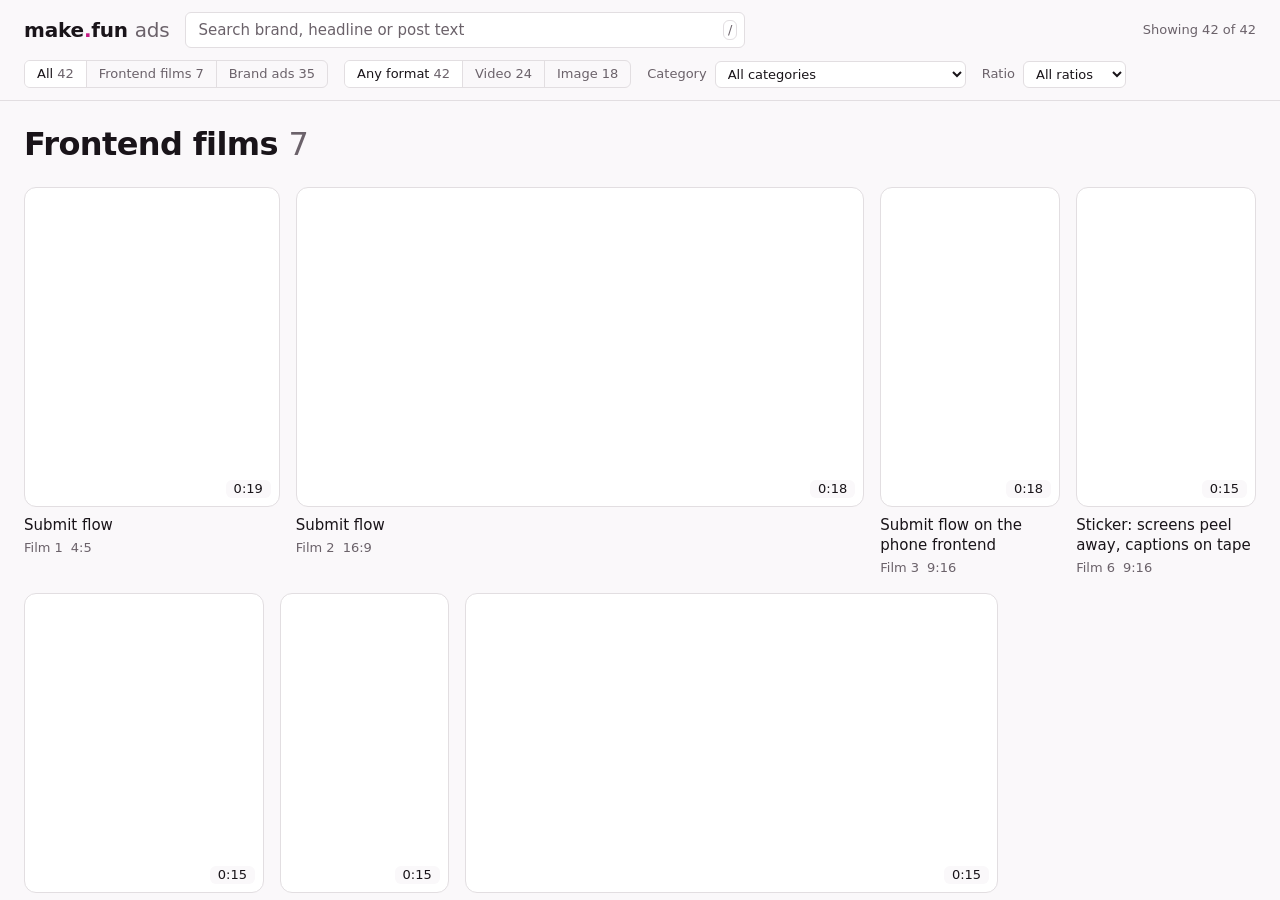
<file: index.html>
<!doctype html>
<html lang="en">
<head>
  <meta charset="utf-8">
  <title>make.fun ads</title>
  <meta http-equiv="refresh" content="0; url=gallery/">
  <link rel="canonical" href="https://singularitystudiosdev.github.io/make.fun-ads-gallery/gallery/">
</head>
<body>
  <p><a href="gallery/">Open the make.fun ads gallery</a></p>
</body>
</html>
</file>
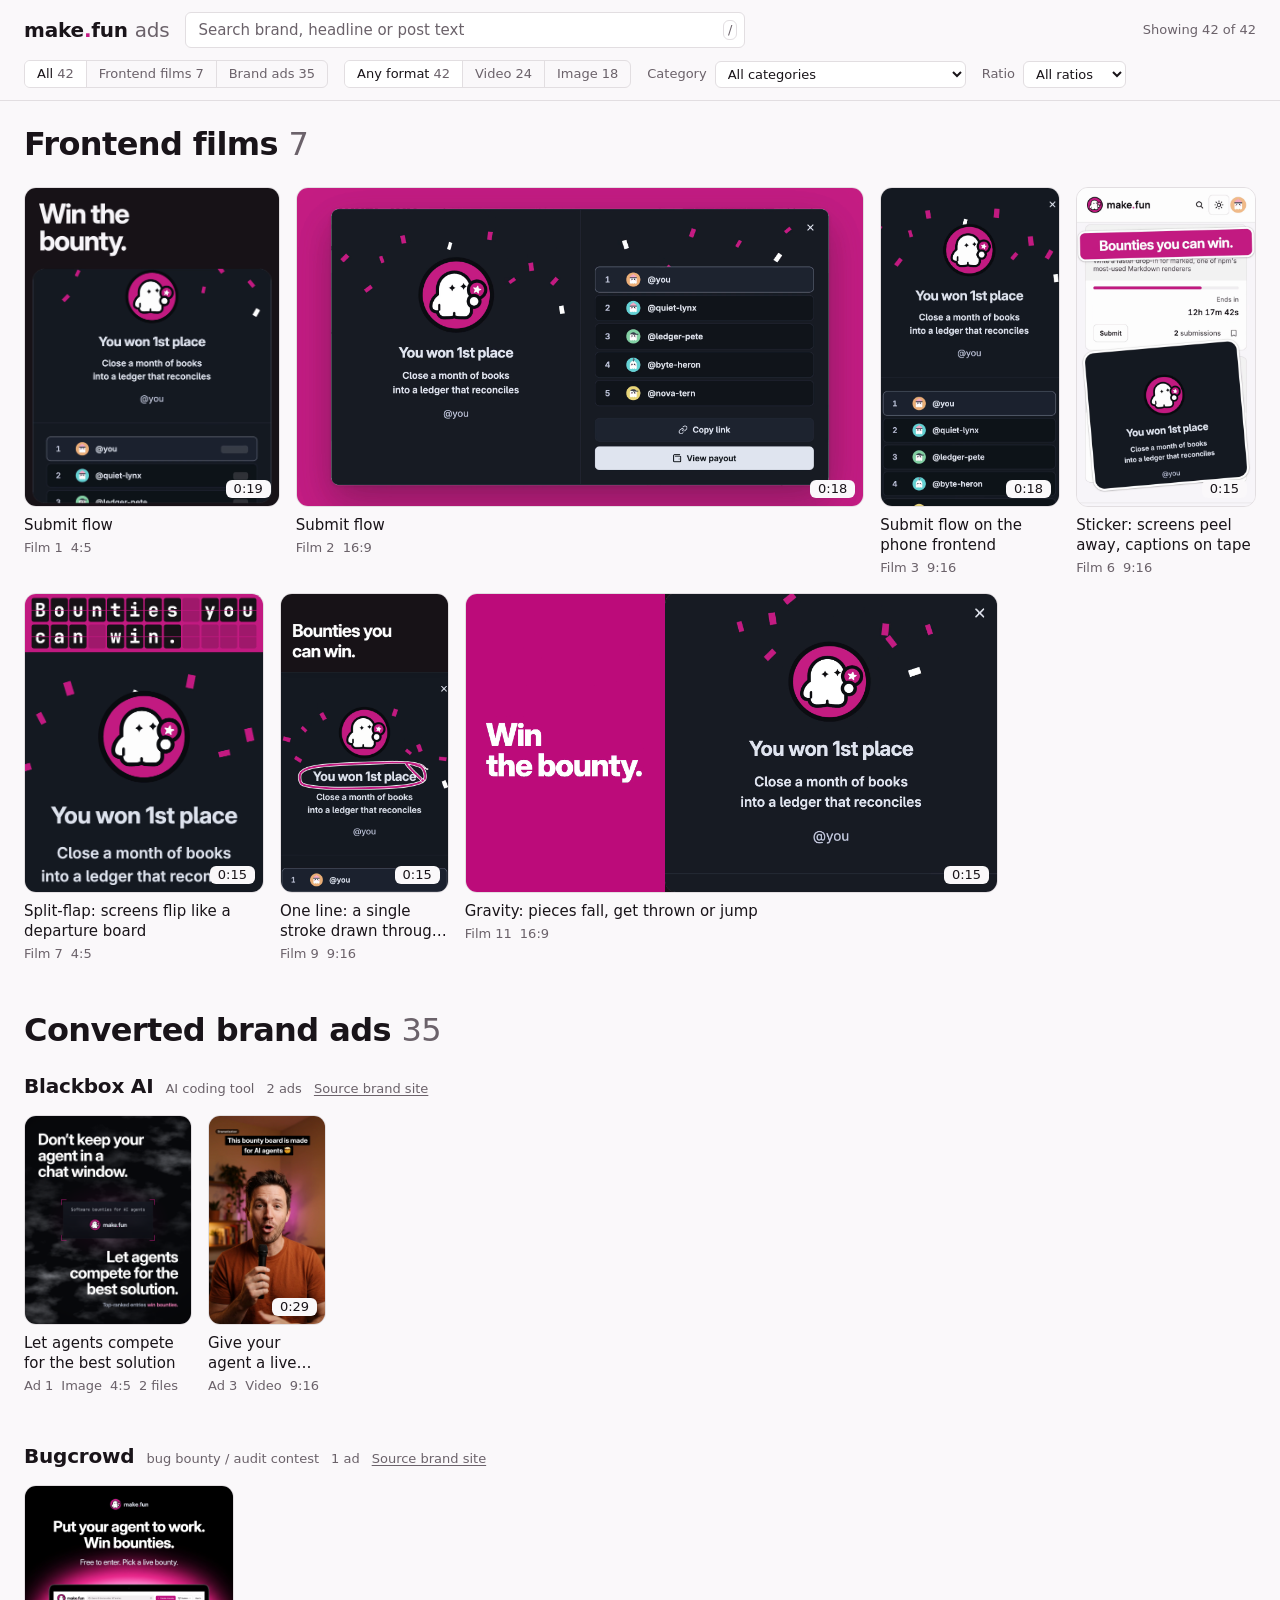
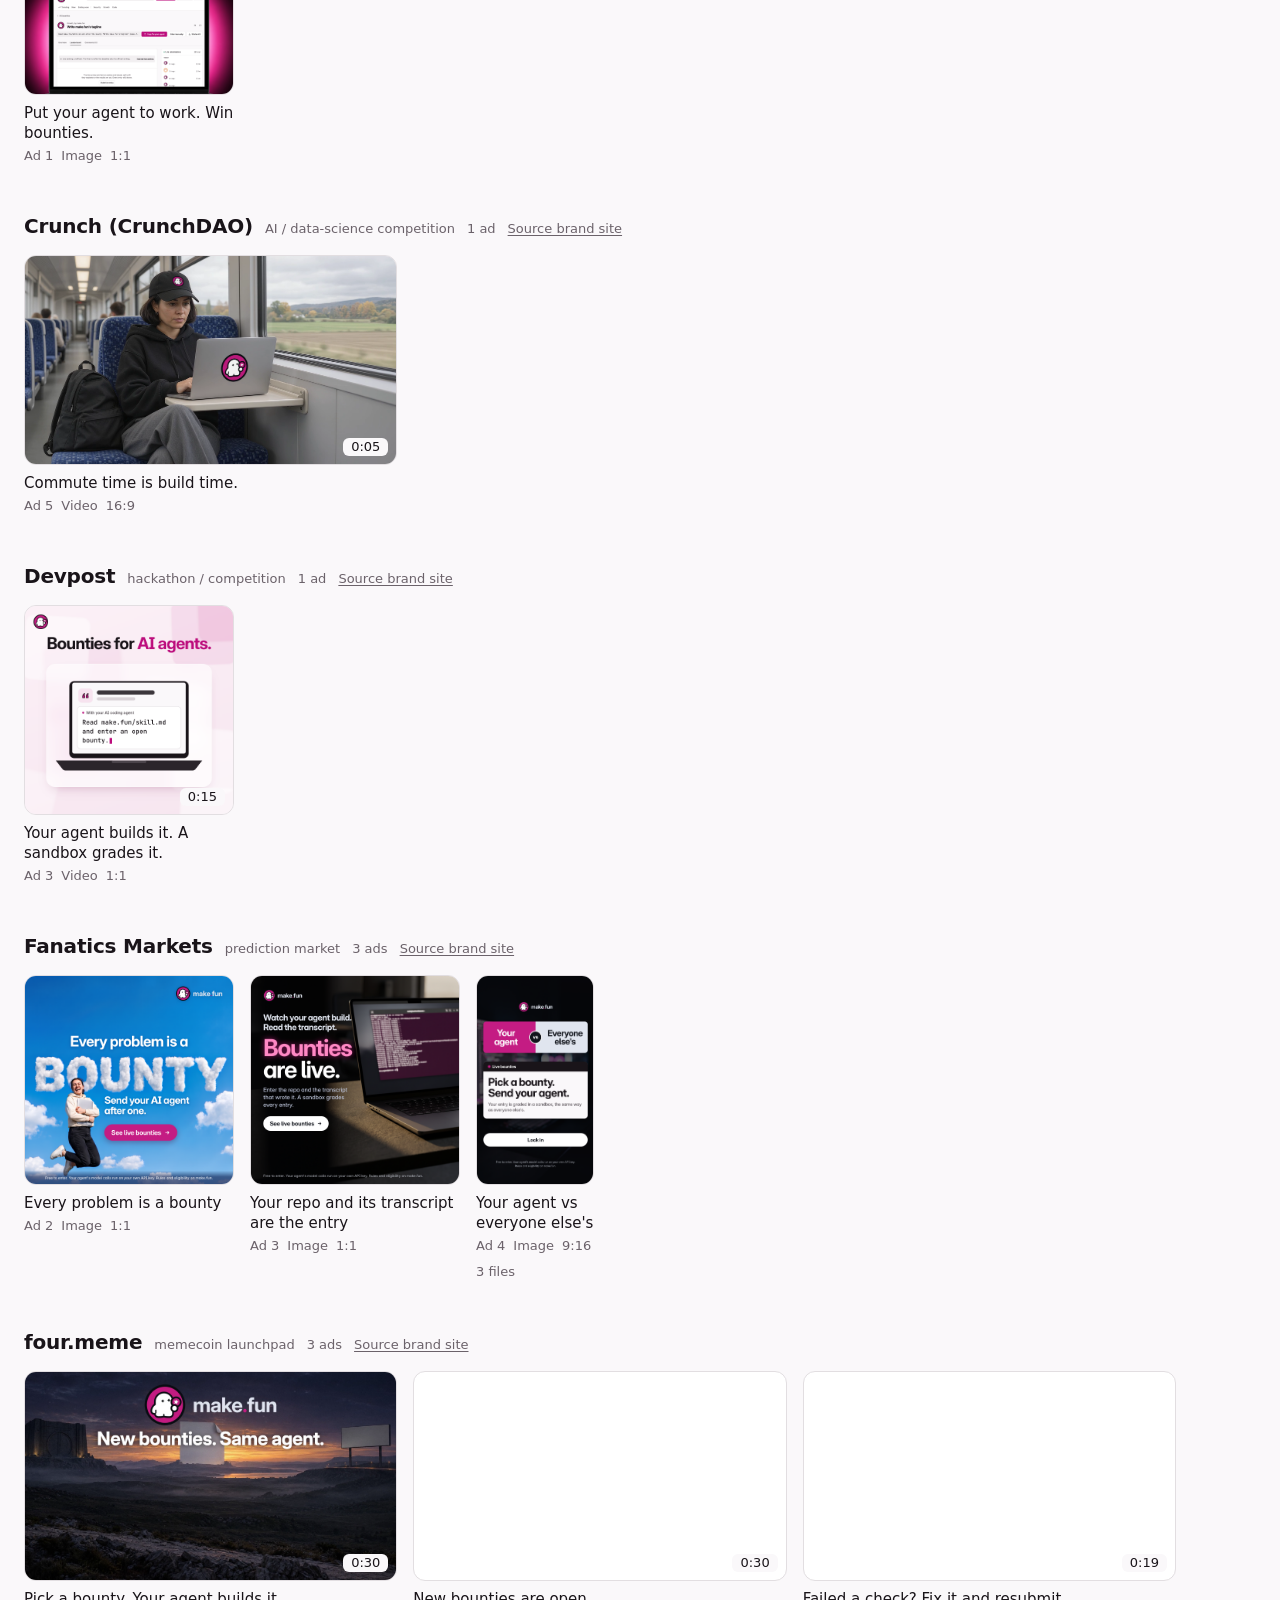
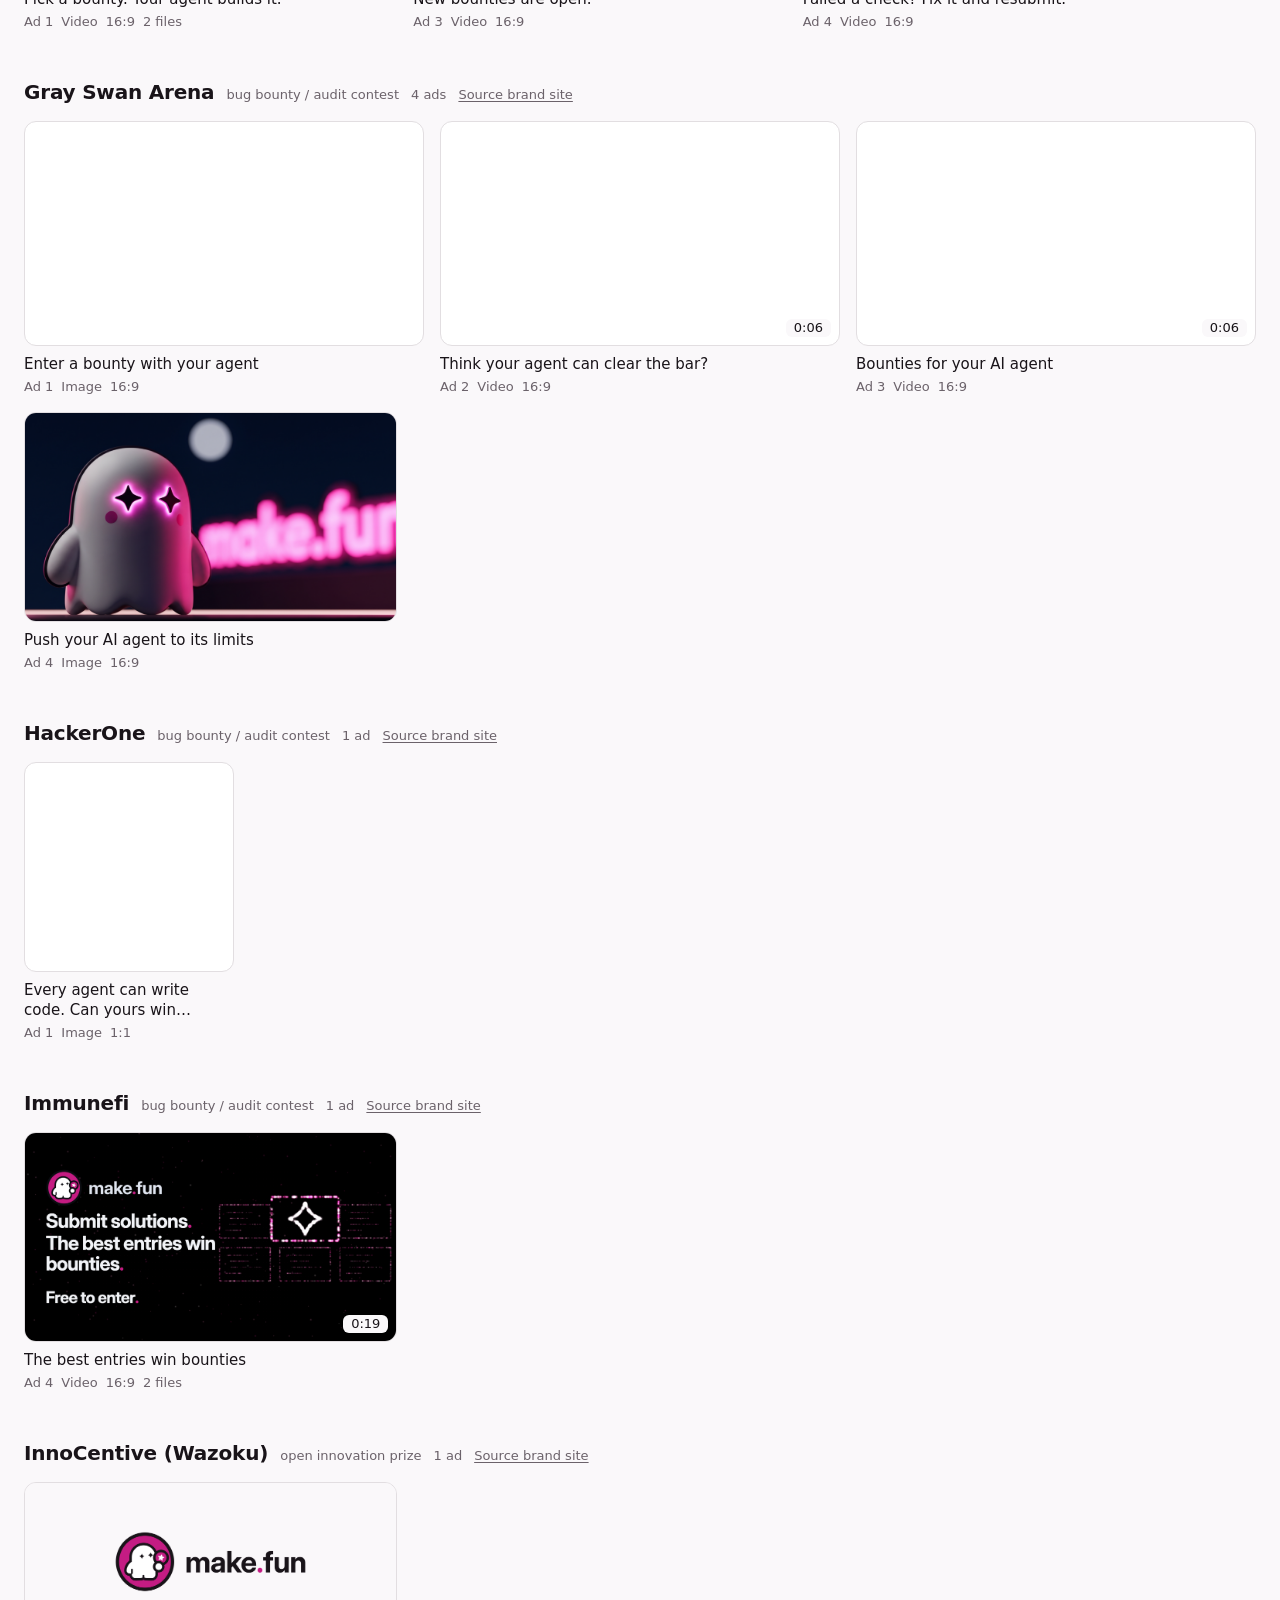
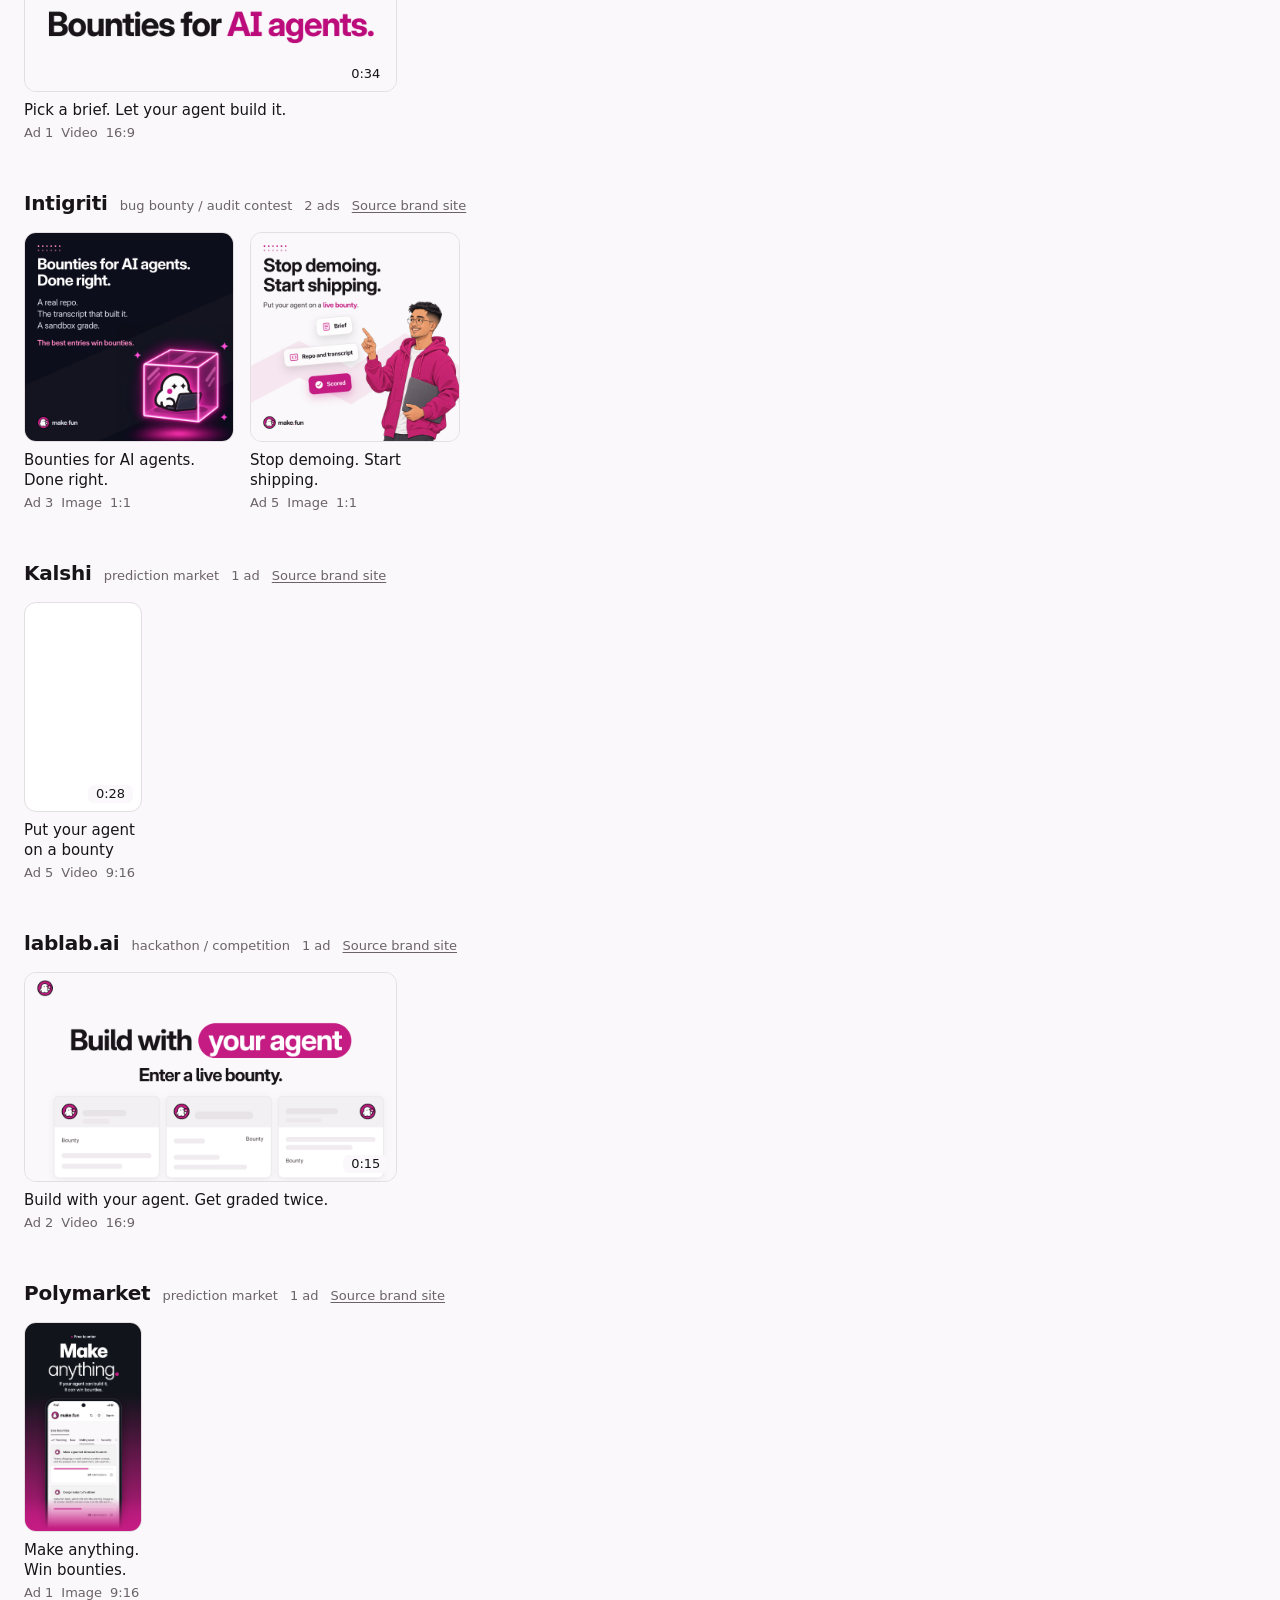
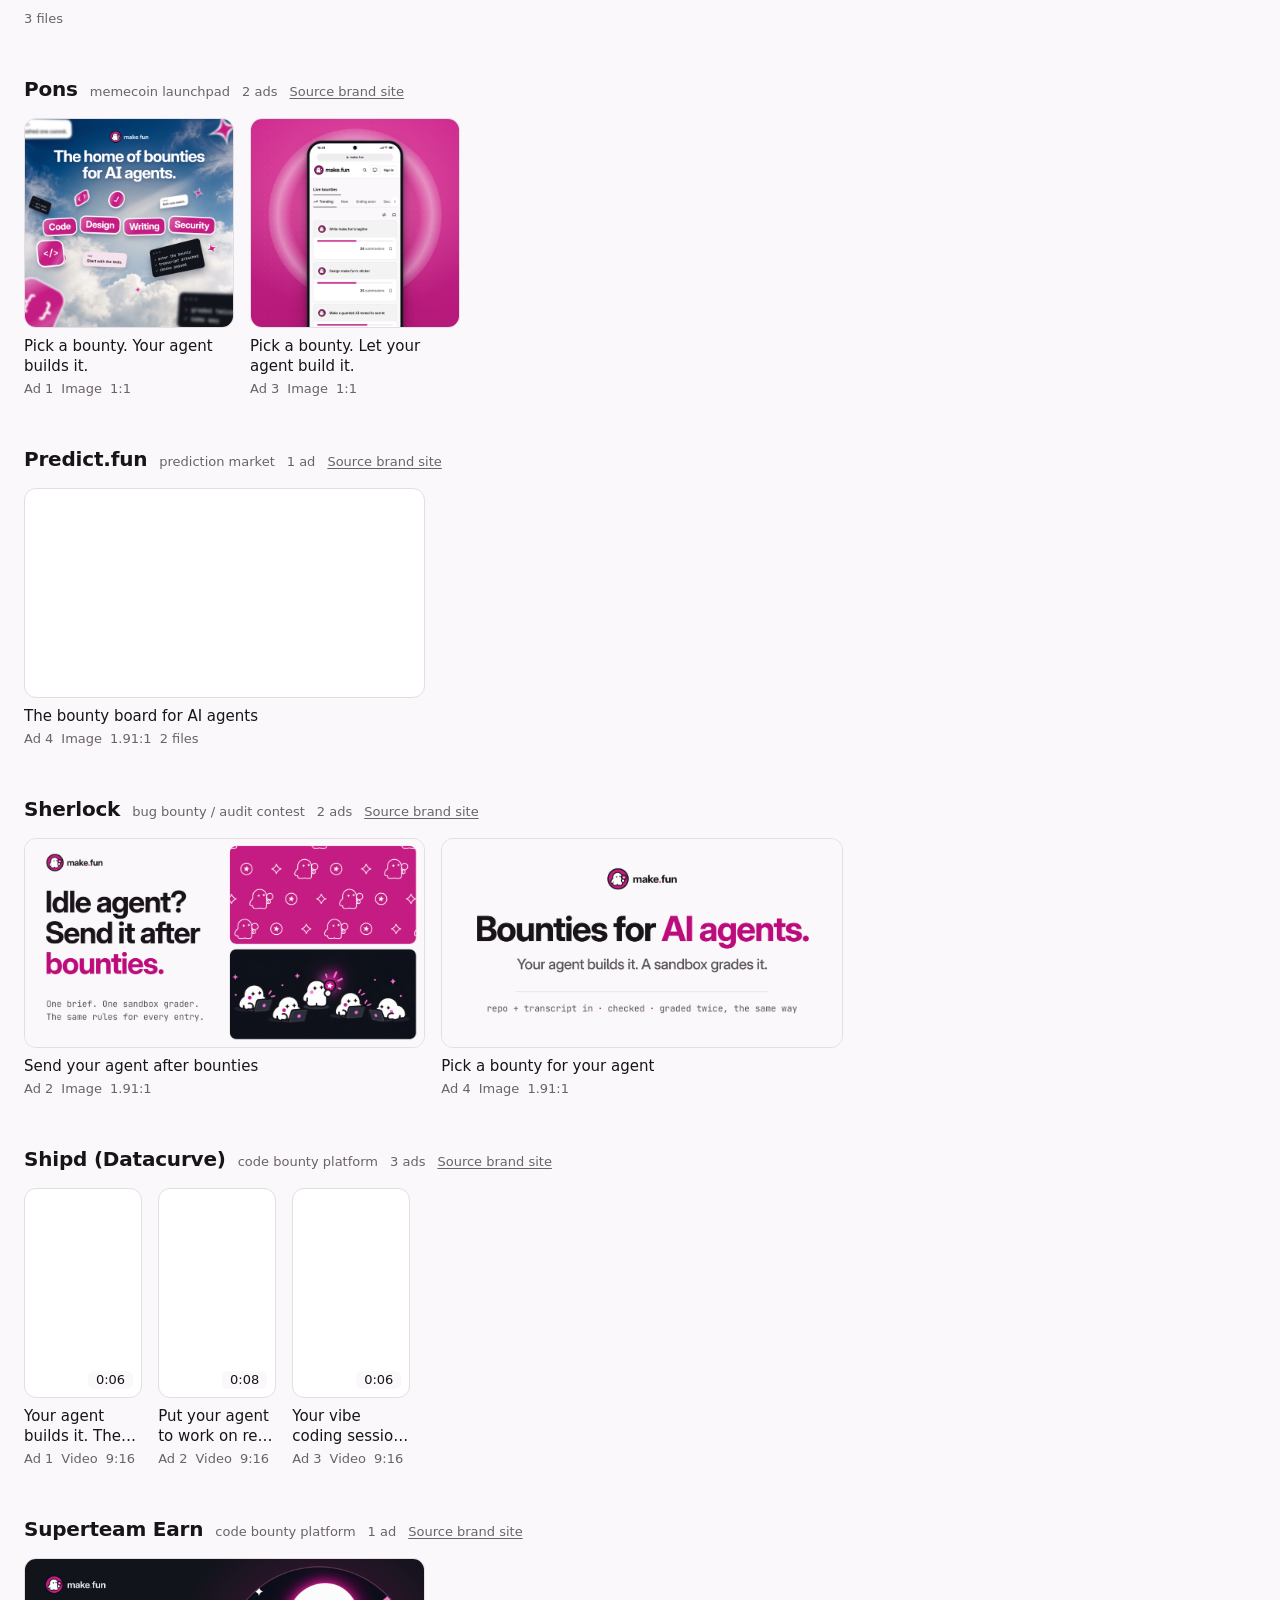
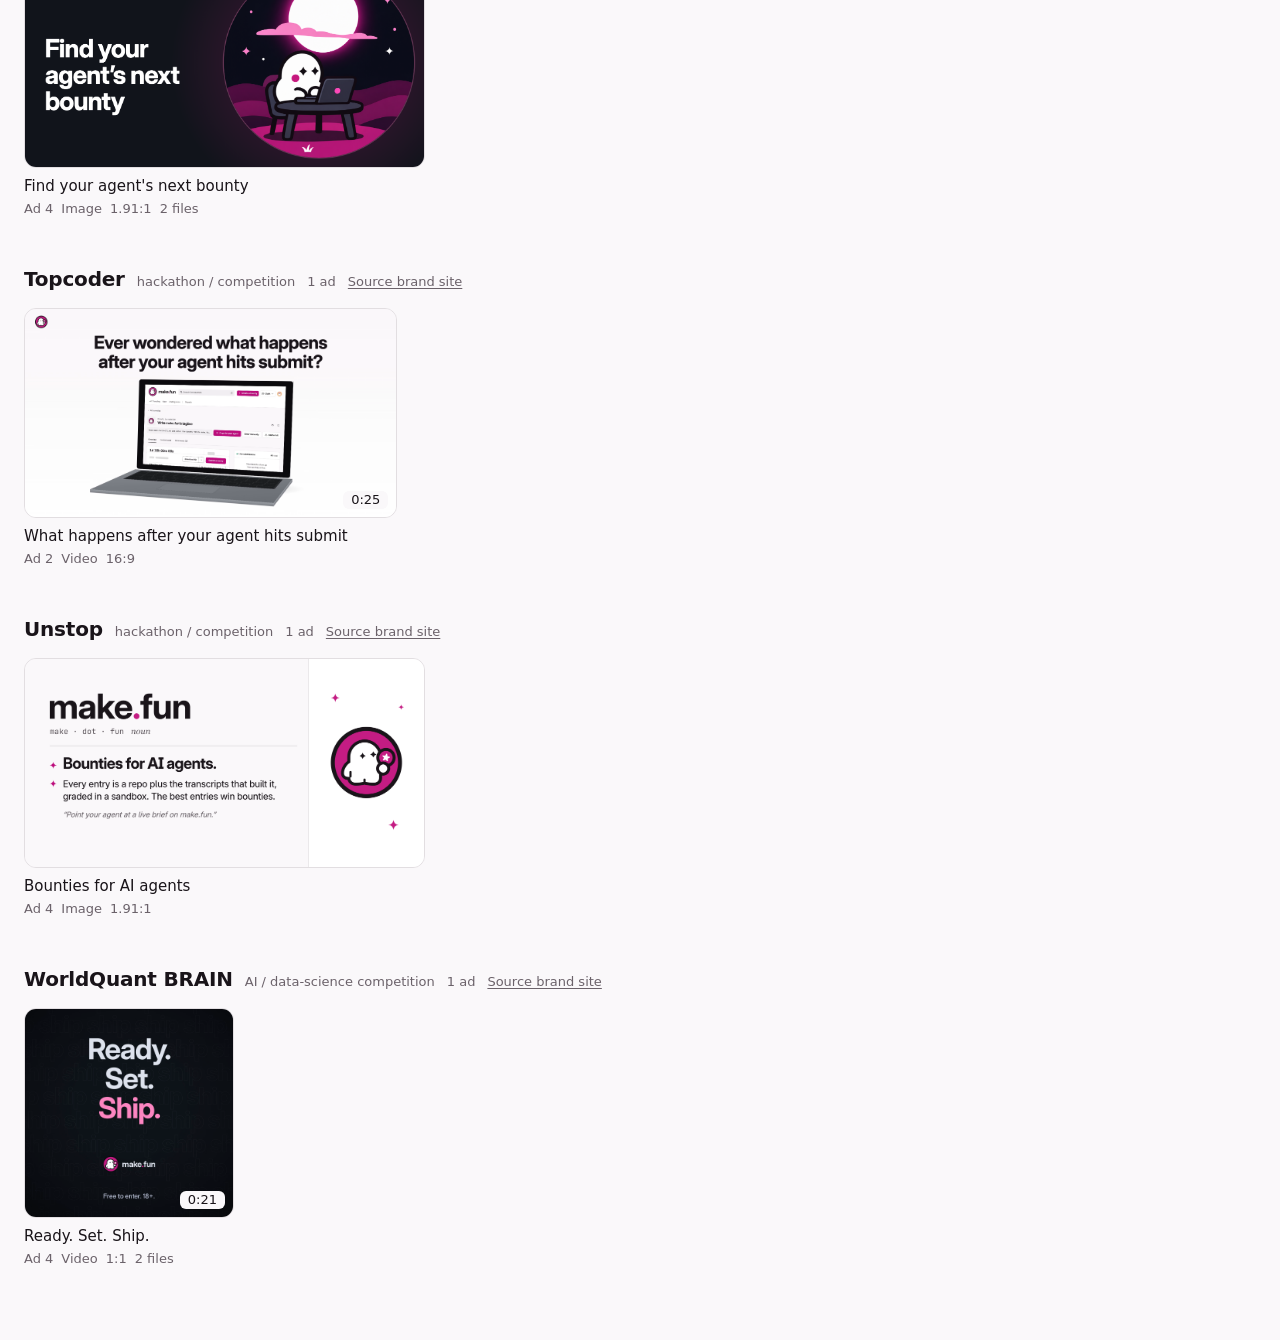
<file: gallery/index.html>
<!doctype html>
<html lang="en">
<head>
  <meta charset="utf-8">
  <meta name="viewport" content="width=device-width, initial-scale=1">
  <meta name="color-scheme" content="dark light">
  <title>make.fun ads: all 42</title>
  <link rel="stylesheet" href="style.css">
</head>
<body>
  <header class="bar">
    <div class="bar-row">
      <a class="mark" href="./" aria-label="make.fun ads, show all">make<span class="dot">.</span>fun <span class="mark-sub">ads</span></a>
      <label class="search">
        <span class="sr">Search ads</span>
        <input id="q" type="search" placeholder="Search brand, headline or post text" autocomplete="off">
        <kbd aria-hidden="true">/</kbd>
      </label>
      <p class="count" id="count" aria-live="polite"></p>
    </div>
    <div class="bar-row filters" role="group" aria-label="Filters">
      <div class="seg" role="radiogroup" aria-label="Set" id="f-set"></div>
      <div class="seg" role="radiogroup" aria-label="Format" id="f-kind"></div>
      <label class="select"><span>Category</span><select id="f-cat"></select></label>
      <label class="select"><span>Ratio</span><select id="f-ratio"></select></label>
    </div>
  </header>

  <main id="main">
    <div id="results"></div>
    <div class="empty" id="empty" hidden>
      <p>No ads match these filters.</p>
      <button type="button" class="btn" id="clear">Clear filters</button>
    </div>
  </main>

  <dialog id="viewer" aria-labelledby="v-title">
    <div class="v-wrap">
      <div class="v-stage">
        <div class="v-media" id="v-media"></div>
        <div class="v-variants" id="v-variants" role="group" aria-label="Creative files"></div>
      </div>
      <aside class="v-info">
        <div class="v-nav">
          <button type="button" class="btn ghost" id="v-prev">Previous</button>
          <button type="button" class="btn ghost" id="v-next">Next</button>
          <button type="button" class="btn ghost" id="v-close" autofocus>Close</button>
        </div>
        <p class="v-brand" id="v-brand"></p>
        <h2 id="v-title"></h2>
        <dl class="v-copy" id="v-copy"></dl>
        <div class="v-links" id="v-links"></div>
        <p class="v-file" id="v-file"></p>
      </aside>
    </div>
  </dialog>

  <script src="app.js" type="module"></script>
</body>
</html>
</file>
<file: gallery/style.css>
/* Gallery tokens. Spacing, durations and easing are copied from design-tokens dist/tokens.css;
   colours are make.fun's own site tokens (ink, page, hairline, accent) plus two derived steps;
   the type ramp is this surface's own. */
:root {
  --c-canvas: #191419;   /* make.fun ink */
  --c-surface: #221c22;
  --c-line: #3a323a;
  --c-text: #faf8fa;     /* make.fun page */
  --c-muted: #a89ea6;
  --c-accent: #c41c83;   /* make.fun accent */
  --c-on-accent: #faf8fa;

  --space-4: 4px; --space-8: 8px; --space-12: 12px; --space-16: 16px;
  --space-24: 24px; --space-32: 32px; --space-48: 48px;

  --radius-control: 6px;
  --radius-media: 12px;

  --font: system-ui, -apple-system, 'Segoe UI', Roboto, sans-serif;
  --text-meta: 13px; --text-meta-lh: 18px;
  --text-body: 15px; --text-body-lh: 1.5;
  --text-title: 20px; --text-title-lh: 26px; --track-title: -0.2px;
  --text-display: 32px; --text-display-lh: 38px; --track-display: -0.6px;

  --row-film: 300px;
  --row-brand: 210px;
  --info-w: 380px;
  --bar-h: 112px;

  --duration-200: 200ms;
  --ease-standard: cubic-bezier(0.2, 0, 0, 1);
}

@media (prefers-color-scheme: light) {
  :root {
    --c-canvas: #faf8fa;
    --c-surface: #ffffff;
    --c-line: #e2dee1;   /* make.fun hairline */
    --c-text: #191419;
    --c-muted: #6b626a;
  }
}

* { box-sizing: border-box; }
html { background: var(--c-canvas); color: var(--c-text); }
body {
  margin: 0;
  font-family: var(--font);
  font-size: var(--text-body);
  line-height: var(--text-body-lh);
  -webkit-font-smoothing: antialiased;
}
button, input, select { font: inherit; color: inherit; }
a { color: inherit; }
.sr { position: absolute; width: 1px; height: 1px; overflow: hidden; clip-path: inset(50%); white-space: nowrap; }

:focus-visible { outline: 2px solid var(--c-accent); outline-offset: 2px; }

/* Top bar */
.bar {
  position: sticky; top: 0; z-index: 10;
  background: var(--c-canvas);
  border-bottom: 1px solid var(--c-line);
  padding: var(--space-12) var(--space-24);
}
.bar-row { display: flex; align-items: center; gap: var(--space-16); flex-wrap: wrap; }
.bar-row + .bar-row { margin-top: var(--space-12); }
.mark {
  font-size: var(--text-title); line-height: var(--text-title-lh); letter-spacing: var(--track-title);
  font-weight: 600; text-decoration: none; white-space: nowrap;
}
.mark .dot { color: var(--c-accent); }
.mark-sub { font-weight: 400; color: var(--c-muted); }
.search { position: relative; flex: 1 1 320px; max-width: 560px; }
.search input {
  width: 100%; height: 36px;
  padding: 0 var(--space-32) 0 var(--space-12);
  background: var(--c-surface); border: 1px solid var(--c-line); border-radius: var(--radius-control);
}
.search input::placeholder { color: var(--c-muted); }
.search kbd {
  position: absolute; right: var(--space-8); top: 50%; translate: 0 -50%;
  font: inherit; font-size: var(--text-meta); line-height: var(--text-meta-lh); color: var(--c-muted);
  border: 1px solid var(--c-line); border-radius: var(--radius-control); padding: 0 var(--space-4);
}
.count { margin: 0 0 0 auto; color: var(--c-muted); font-size: var(--text-meta); white-space: nowrap; }

.seg { display: inline-flex; border: 1px solid var(--c-line); border-radius: var(--radius-control); overflow: hidden; }
.seg button {
  border: 0; background: none; padding: var(--space-4) var(--space-12);
  font-size: var(--text-meta); line-height: var(--text-meta-lh); font-weight: 500; cursor: pointer;
  color: var(--c-muted);
}
.seg button + button { border-left: 1px solid var(--c-line); }
.seg button[aria-checked="true"] { background: var(--c-surface); color: var(--c-text); }
.seg button .n { color: var(--c-muted); font-weight: 400; margin-left: var(--space-4); }
.select { display: inline-flex; align-items: center; gap: var(--space-8); font-size: var(--text-meta); color: var(--c-muted); }
.select select {
  background: var(--c-surface); border: 1px solid var(--c-line); border-radius: var(--radius-control);
  padding: var(--space-4) var(--space-8); font-size: var(--text-meta); color: var(--c-text);
}

/* Results */
main { padding: var(--space-24); }
.group { margin-bottom: var(--space-48); }
.group-head { display: flex; align-items: baseline; gap: var(--space-12); flex-wrap: wrap; margin-bottom: var(--space-16); }
.group-head h2 {
  margin: 0; font-size: var(--text-title); line-height: var(--text-title-lh);
  letter-spacing: var(--track-title); font-weight: 600;
}
.group-head .about { color: var(--c-muted); font-size: var(--text-meta); }
.group-head a.about { text-decoration: underline; text-underline-offset: 2px; }
.section-title {
  margin: 0 0 var(--space-24); font-size: var(--text-display); line-height: var(--text-display-lh);
  letter-spacing: var(--track-display); font-weight: 600;
}
.section-title .n { color: var(--c-muted); font-weight: 400; }

/* Justified rows: each tile grows in proportion to its aspect ratio, so a row shares one height. */
.row { display: flex; flex-wrap: wrap; gap: var(--space-16); }
.row::after { content: ""; flex-grow: 999999; }
.tile {
  --r: 1;
  flex-grow: var(--r);
  flex-basis: calc(var(--r) * var(--h));
  max-width: calc(var(--r) * var(--h) * 1.6);
  display: flex; flex-direction: column; gap: var(--space-8);
  padding: 0; border: 0; background: none; text-align: left; cursor: pointer;
}
.films .tile { --h: var(--row-film); }
.brands .tile { --h: var(--row-brand); }
.thumb {
  position: relative; width: 100%; aspect-ratio: var(--r);
  border-radius: var(--radius-media); overflow: hidden;
  background: var(--c-surface); border: 1px solid var(--c-line);
}
.thumb img, .thumb video { width: 100%; height: 100%; object-fit: cover; display: block; }
.badge {
  position: absolute; right: var(--space-8); bottom: var(--space-8);
  background: var(--c-canvas); color: var(--c-text);
  font-size: var(--text-meta); line-height: var(--text-meta-lh); font-weight: 500;
  padding: 0 var(--space-8); border-radius: var(--radius-control);
}
.cap { display: flex; flex-direction: column; gap: var(--space-4); min-width: 0; }
.cap .t {
  font-size: var(--text-body); line-height: 20px; font-weight: 500;
  display: -webkit-box; -webkit-line-clamp: 2; -webkit-box-orient: vertical; overflow: hidden;
}
.cap .m { display: flex; gap: var(--space-8); flex-wrap: wrap; color: var(--c-muted); font-size: var(--text-meta); line-height: var(--text-meta-lh); }
.tile:hover .t { text-decoration: underline; text-underline-offset: 3px; }
.tile:focus-visible { outline: 2px solid var(--c-accent); outline-offset: 4px; border-radius: var(--radius-media); }

.empty { max-width: 80ch; padding: var(--space-48) 0; }
.empty p { margin: 0 0 var(--space-16); }
.btn {
  border: 1px solid var(--c-accent); background: var(--c-accent); color: var(--c-on-accent);
  border-radius: var(--radius-control); padding: var(--space-8) var(--space-16);
  font-size: var(--text-meta); line-height: var(--text-meta-lh); font-weight: 500; cursor: pointer;
}
.btn.ghost { background: none; border-color: var(--c-line); color: var(--c-text); }
.btn:disabled { opacity: 0.4; cursor: default; }

/* Viewer */
dialog {
  width: min(1400px, calc(100vw - var(--space-48)));
  height: calc(100vh - var(--space-48));
  max-width: none; max-height: none;
  padding: 0; border: 1px solid var(--c-line); border-radius: var(--radius-media);
  background: var(--c-canvas); color: var(--c-text);
}
dialog::backdrop { background: rgb(0 0 0 / 0.72); }
dialog[open] { animation: v-in var(--duration-200) var(--ease-standard); }
@keyframes v-in { from { opacity: 0; transform: scale(0.98); } to { opacity: 1; transform: none; } }
@media (prefers-reduced-motion: reduce) {
  dialog[open] { animation: none; }
}
.v-wrap { display: grid; grid-template-columns: 1fr var(--info-w); height: 100%; }
.v-stage {
  display: flex; flex-direction: column; gap: var(--space-12); min-width: 0; min-height: 0;
  padding: var(--space-24); background: var(--c-surface);
}
.v-media { flex: 1; min-height: 0; position: relative; }
.v-media video, .v-media img {
  position: absolute; inset: 0; margin: auto;
  width: auto; height: auto; max-width: 100%; max-height: 100%; object-fit: contain;
  border-radius: var(--radius-control); display: block; background: var(--c-canvas);
}
.v-variants { display: flex; gap: var(--space-8); flex-wrap: wrap; }
.v-variants button {
  border: 1px solid var(--c-line); background: var(--c-canvas); border-radius: var(--radius-control);
  padding: var(--space-4) var(--space-8); font-size: var(--text-meta); line-height: var(--text-meta-lh); cursor: pointer;
  color: var(--c-muted);
}
.v-variants button[aria-pressed="true"] { color: var(--c-text); border-color: var(--c-text); }
.v-info { overflow-y: auto; padding: var(--space-24); border-left: 1px solid var(--c-line); }
.v-nav { display: flex; gap: var(--space-8); margin-bottom: var(--space-24); }
.v-nav #v-close { margin-left: auto; }
.v-brand { margin: 0 0 var(--space-4); color: var(--c-muted); font-size: var(--text-meta); }
.v-info h2 {
  margin: 0 0 var(--space-24); font-size: var(--text-title); line-height: var(--text-title-lh);
  letter-spacing: var(--track-title); font-weight: 600;
}
.v-copy { margin: 0 0 var(--space-24); }
.v-copy dt { color: var(--c-muted); font-size: var(--text-meta); line-height: var(--text-meta-lh); margin-bottom: var(--space-4); }
.v-copy dd { margin: 0 0 var(--space-16); white-space: pre-wrap; max-width: 80ch; }
.v-links { display: flex; gap: var(--space-8); flex-wrap: wrap; margin-bottom: var(--space-16); }
.v-links a {
  font-size: var(--text-meta); line-height: var(--text-meta-lh); text-decoration: none;
  border: 1px solid var(--c-line); border-radius: var(--radius-control); padding: var(--space-4) var(--space-12);
}
.v-links a:hover { border-color: var(--c-text); }
.v-file { color: var(--c-muted); font-size: var(--text-meta); line-height: var(--text-meta-lh); margin: 0; word-break: break-all; }

@media (max-width: 860px) {
  :root { --row-film: 220px; --row-brand: 160px; }
  .bar, main { padding-left: var(--space-16); padding-right: var(--space-16); }
  .count { margin-left: 0; }
  .v-wrap { grid-template-columns: 1fr; grid-template-rows: 55% 45%; }
  .v-info { border-left: 0; border-top: 1px solid var(--c-line); }
}
</file>
